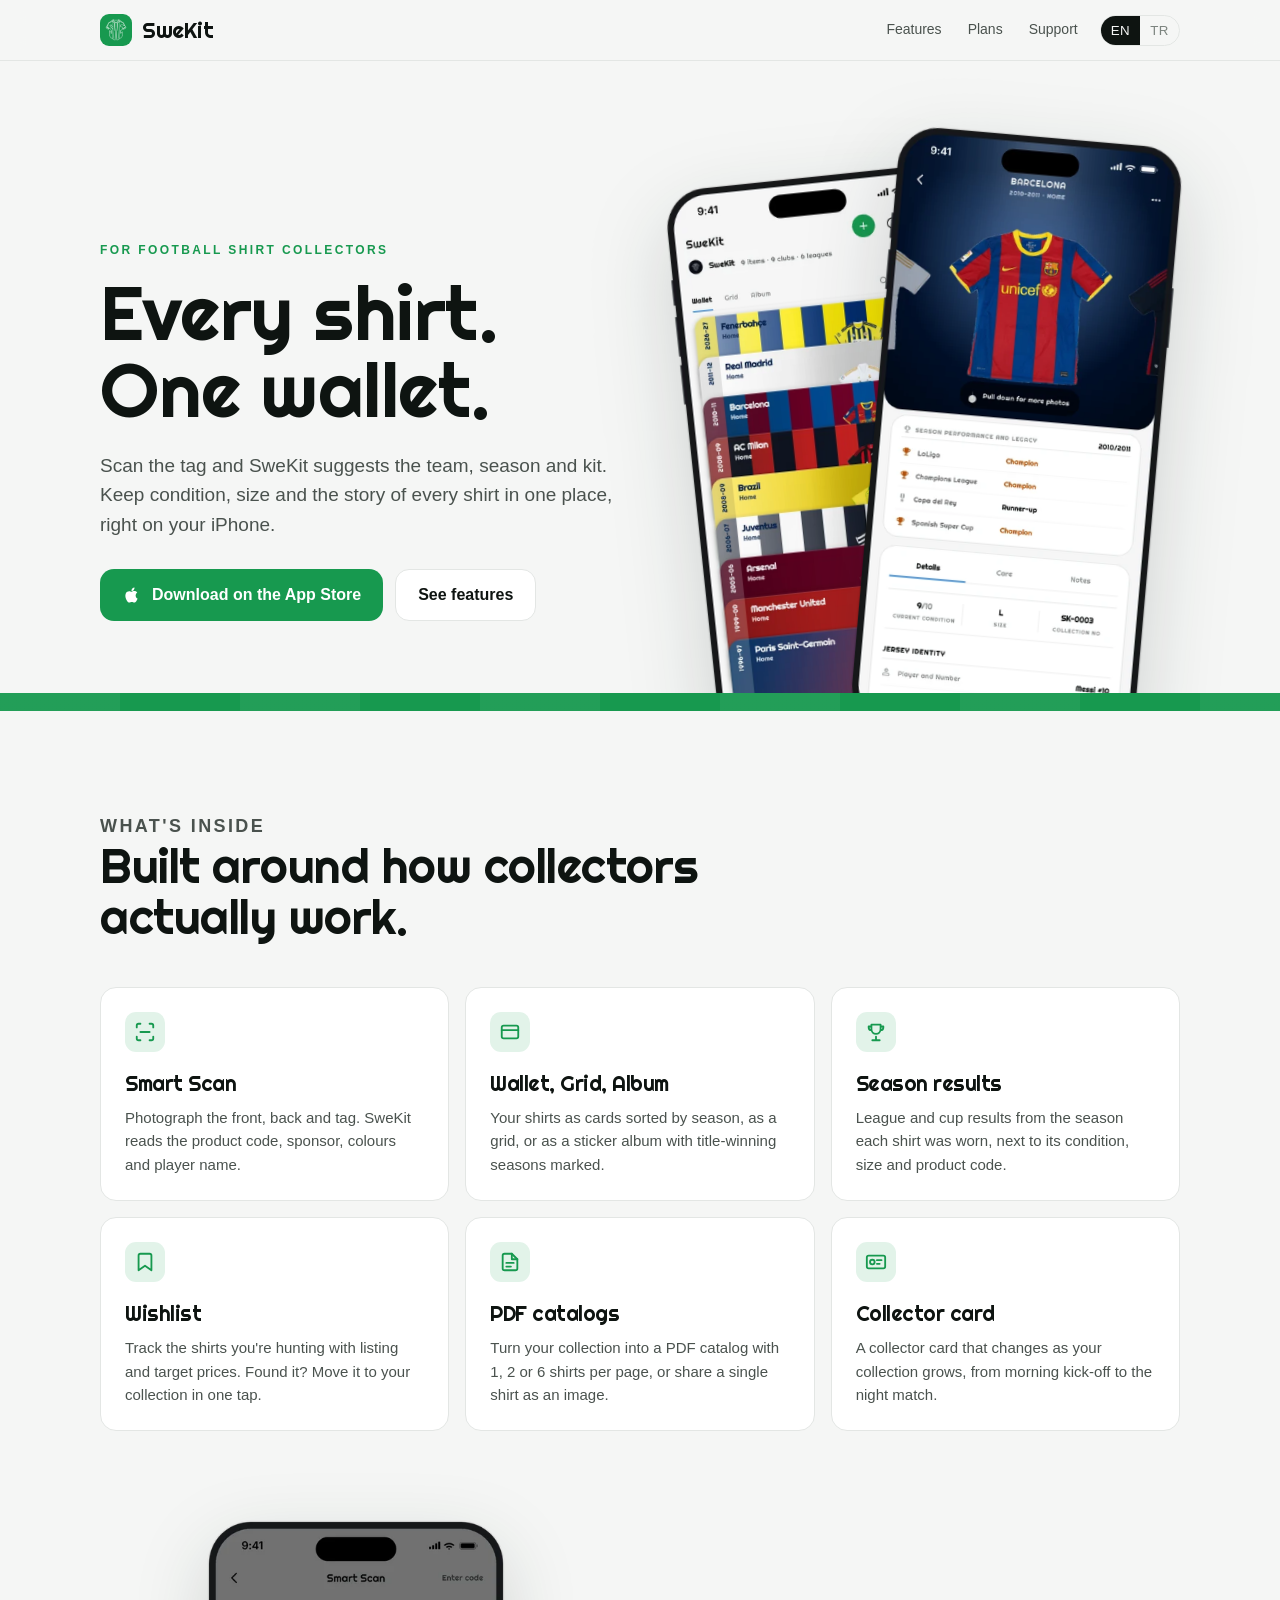
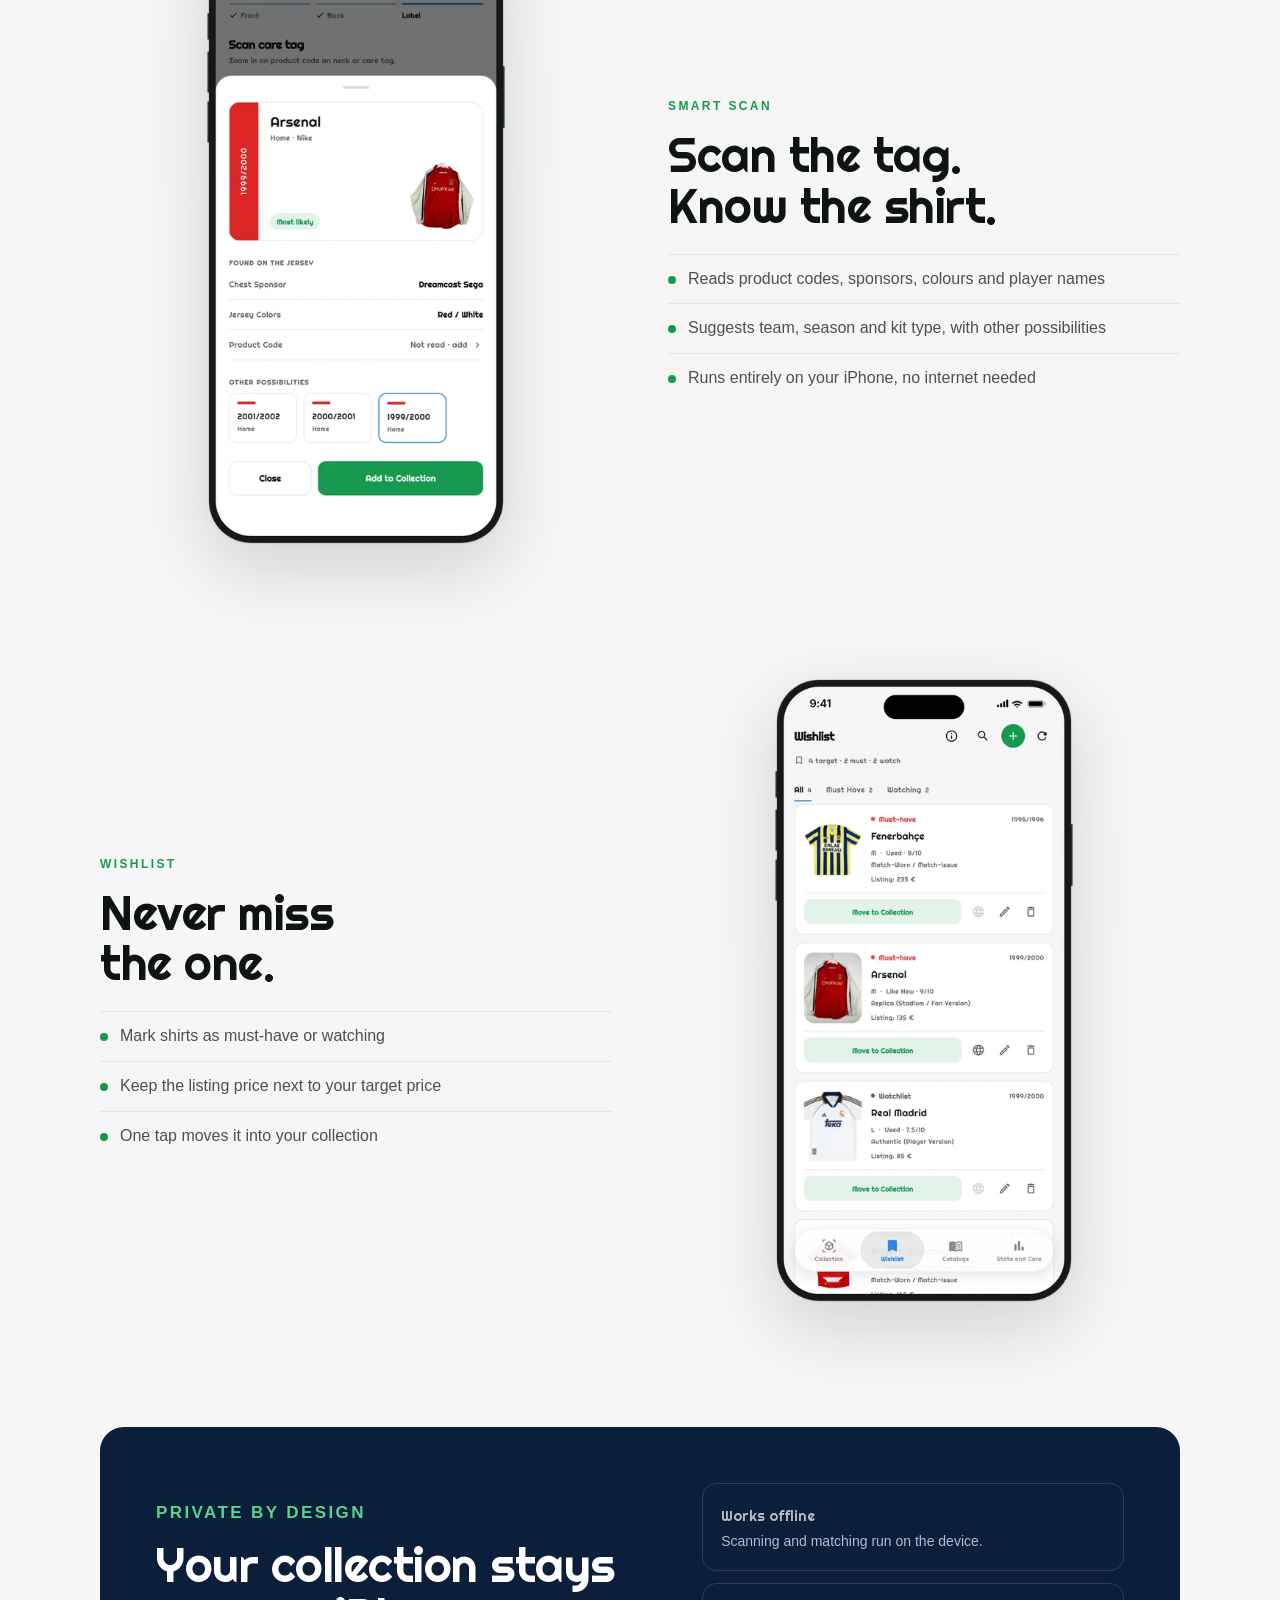
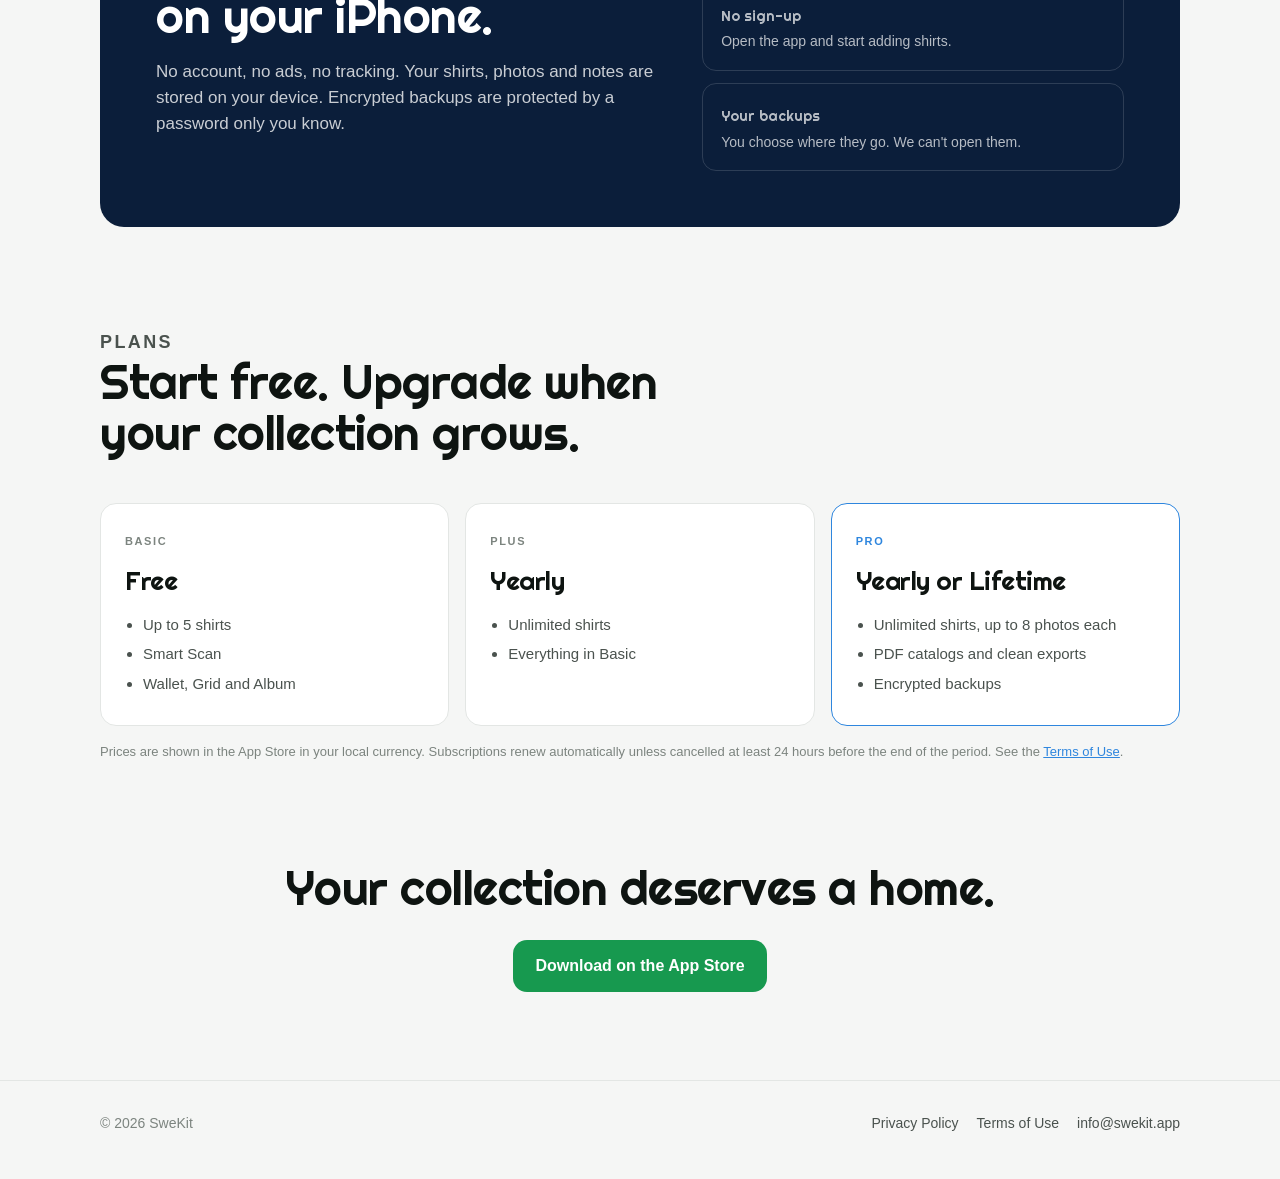
<file: index.html>
<!doctype html>
<html lang="en">
<head>
<meta charset="utf-8">
<meta name="viewport" content="width=device-width, initial-scale=1">
<title>SweKit – Football shirt collection</title>
<meta name="description" content="SweKit is for football shirt collectors. Scan the tag, keep every shirt's season, condition and story on your iPhone. Works offline.">
<meta property="og:title" content="SweKit">
<meta property="og:description" content="Every shirt. One wallet. Scan the tag, works offline.">
<meta property="og:image" content="https://swekit.app/assets/wallet.webp">
<meta name="theme-color" content="#17994F">
<link rel="icon" href="assets/swe-logo.PNG">
<link rel="stylesheet" href="assets/style.css">
<script src="assets/lang.js" defer></script>
</head>
<body>

<header class="top">
  <div class="wrap">
    <a class="brand" href="./">
      <span class="brand-mark"><img src="assets/swe-logo.PNG" alt=""></span>
      <span class="brand-name">SweKit</span>
    </a>
    <nav>
      <a class="hide-sm" href="#features"><span data-l="en">Features</span><span data-l="tr">Özellikler</span></a>
      <a class="hide-sm" href="#plans"><span data-l="en">Plans</span><span data-l="tr">Planlar</span></a>
      <a href="mailto:info@swekit.app"><span data-l="en">Support</span><span data-l="tr">Destek</span></a>
      <span class="lang" role="group" aria-label="Language">
        <button type="button" data-set="en" aria-pressed="true">EN</button>
        <button type="button" data-set="tr" aria-pressed="false">TR</button>
      </span>
    </nav>
  </div>
</header>

<main>
  <div class="hero">
    <div class="wrap hero-grid">
      <div>
        <p class="kicker"><span data-l="en">For football shirt collectors</span><span data-l="tr">Forma koleksiyoncuları için</span></p>
        <h1><span data-l="en">Every shirt.<br>One wallet.</span><span data-l="tr">Tüm formaların.<br>Tek cüzdanda.</span></h1>
        <p class="lead">
          <span data-l="en">Scan the tag and SweKit suggests the team, season and kit. Keep condition, size and the story of every shirt in one place, right on your iPhone.</span>
          <span data-l="tr">Etiketi tara, SweKit takımı, sezonu ve forma türünü önersin. Her formanın kondisyonunu, bedenini ve hikâyesini tek yerde, iPhone'unda tut.</span>
        </p>
        <div class="cta">
          <a class="btn btn-primary" href="https://apps.apple.com/app/id6821713458">
            <svg viewBox="0 0 24 24" fill="currentColor" aria-hidden="true"><path d="M16.37 12.6c-.02-2.3 1.88-3.4 1.96-3.46-1.07-1.56-2.73-1.78-3.32-1.8-1.41-.14-2.76.83-3.48.83-.72 0-1.82-.81-3-.79-1.54.02-2.96.9-3.76 2.27-1.6 2.78-.41 6.9 1.15 9.16.76 1.1 1.67 2.34 2.86 2.3 1.15-.05 1.58-.74 2.97-.74 1.38 0 1.77.74 2.98.72 1.23-.02 2.01-1.12 2.76-2.23.87-1.28 1.23-2.52 1.25-2.58-.03-.01-2.4-.92-2.42-3.66ZM14.1 5.86c.63-.77 1.06-1.83.94-2.89-.91.04-2.01.61-2.66 1.37-.58.67-1.1 1.76-.96 2.8 1.02.08 2.05-.52 2.68-1.28Z"/></svg>
            <span data-l="en">Download on the App Store</span><span data-l="tr">App Store'dan indir</span>
          </a>
          <a class="btn btn-ghost" href="#features"><span data-l="en">See features</span><span data-l="tr">Özellikleri gör</span></a>
        </div>
      </div>
      <div class="hero-phones" aria-hidden="true">
        <img class="p1" src="assets/wallet.webp" alt="">
        <img class="p2" src="assets/detail.webp" alt="">
      </div>
    </div>
  </div>
  <div class="band"></div>

  <section id="features">
    <div class="wrap">
      <div class="section-head">
        <p class="kicker"><span data-l="en">What's inside</span><span data-l="tr">Neler var</span></p>
        <h2><span data-l="en">Built around how collectors actually work.</span><span data-l="tr">Koleksiyoncunun gerçekten ihtiyaç duyduğu şeyler.</span></h2>
      </div>
      <div class="features">
        <div class="feature">
          <div class="ico"><svg viewBox="0 0 24 24" fill="none" stroke="currentColor" stroke-width="2" stroke-linecap="round" stroke-linejoin="round"><path d="M3 7V5a2 2 0 0 1 2-2h2M17 3h2a2 2 0 0 1 2 2v2M21 17v2a2 2 0 0 1-2 2h-2M7 21H5a2 2 0 0 1-2-2v-2M7 12h10"/></svg></div>
          <h3><span data-l="en">Smart Scan</span><span data-l="tr">Akıllı Tara</span></h3>
          <p><span data-l="en">Photograph the front, back and tag. SweKit reads the product code, sponsor, colours and player name.</span><span data-l="tr">Ön, arka ve etiketin fotoğrafını çek. SweKit ürün kodunu, sponsoru, renkleri ve oyuncu adını okur.</span></p>
        </div>
        <div class="feature">
          <div class="ico"><svg viewBox="0 0 24 24" fill="none" stroke="currentColor" stroke-width="2" stroke-linecap="round" stroke-linejoin="round"><rect x="3" y="5" width="18" height="14" rx="2"/><path d="M3 10h18"/></svg></div>
          <h3><span data-l="en">Wallet, Grid, Album</span><span data-l="tr">Cüzdan, Izgara, Albüm</span></h3>
          <p><span data-l="en">Your shirts as cards sorted by season, as a grid, or as a sticker album with title-winning seasons marked.</span><span data-l="tr">Formaların sezona göre kartlar hâlinde, ızgarada ya da şampiyonluk sezonları işaretli bir sticker albümünde.</span></p>
        </div>
        <div class="feature">
          <div class="ico"><svg viewBox="0 0 24 24" fill="none" stroke="currentColor" stroke-width="2" stroke-linecap="round" stroke-linejoin="round"><path d="M8 21h8M12 17v4M7 4h10v5a5 5 0 0 1-10 0V4ZM17 6h3v1a3 3 0 0 1-3 3M7 6H4v1a3 3 0 0 0 3 3"/></svg></div>
          <h3><span data-l="en">Season results</span><span data-l="tr">Sezon sonuçları</span></h3>
          <p><span data-l="en">League and cup results from the season each shirt was worn, next to its condition, size and product code.</span><span data-l="tr">Her formanın giyildiği sezonun lig ve kupa sonuçları; kondisyonu, bedeni ve ürün koduyla yan yana.</span></p>
        </div>
        <div class="feature">
          <div class="ico"><svg viewBox="0 0 24 24" fill="none" stroke="currentColor" stroke-width="2" stroke-linecap="round" stroke-linejoin="round"><path d="M19 21 12 16l-7 5V5a2 2 0 0 1 2-2h10a2 2 0 0 1 2 2Z"/></svg></div>
          <h3><span data-l="en">Wishlist</span><span data-l="tr">İstek listesi</span></h3>
          <p><span data-l="en">Track the shirts you're hunting with listing and target prices. Found it? Move it to your collection in one tap.</span><span data-l="tr">Peşinde olduğun formaları ilan ve hedef fiyatıyla takip et. Bulduğunda tek dokunuşla koleksiyona taşı.</span></p>
        </div>
        <div class="feature">
          <div class="ico"><svg viewBox="0 0 24 24" fill="none" stroke="currentColor" stroke-width="2" stroke-linecap="round" stroke-linejoin="round"><path d="M14 3H6a2 2 0 0 0-2 2v14a2 2 0 0 0 2 2h12a2 2 0 0 0 2-2V9Z"/><path d="M14 3v6h6M8 13h8M8 17h5"/></svg></div>
          <h3><span data-l="en">PDF catalogs</span><span data-l="tr">PDF katalog</span></h3>
          <p><span data-l="en">Turn your collection into a PDF catalog with 1, 2 or 6 shirts per page, or share a single shirt as an image.</span><span data-l="tr">Koleksiyonundan sayfa başına 1, 2 ya da 6 formalı PDF katalog çıkar ya da tek bir formayı görsel olarak paylaş.</span></p>
        </div>
        <div class="feature">
          <div class="ico"><svg viewBox="0 0 24 24" fill="none" stroke="currentColor" stroke-width="2" stroke-linecap="round" stroke-linejoin="round"><rect x="2" y="5" width="20" height="14" rx="2"/><circle cx="8" cy="12" r="2.5"/><path d="M13 10h5M13 14h3"/></svg></div>
          <h3><span data-l="en">Collector card</span><span data-l="tr">Koleksiyoner kartı</span></h3>
          <p><span data-l="en">A collector card that changes as your collection grows, from morning kick-off to the night match.</span><span data-l="tr">Koleksiyonun büyüdükçe değişen bir koleksiyoner kartı: sabah maçından gece maçına.</span></p>
        </div>
      </div>
    </div>
  </section>

  <section style="padding-top:0">
    <div class="wrap">
      <div class="split">
        <div class="split-media"><img src="assets/scan.webp" alt="Smart Scan result screen"></div>
        <div>
          <p class="kicker"><span data-l="en">Smart Scan</span><span data-l="tr">Akıllı Tara</span></p>
          <h2><span data-l="en">Scan the tag.<br>Know the shirt.</span><span data-l="tr">Etiketi tara.<br>Formayı tanı.</span></h2>
          <ul>
            <li><span data-l="en">Reads product codes, sponsors, colours and player names</span><span data-l="tr">Ürün kodunu, sponsoru, renkleri ve oyuncu adını okur</span></li>
            <li><span data-l="en">Suggests team, season and kit type, with other possibilities</span><span data-l="tr">Takımı, sezonu ve forma türünü önerir; diğer olasılıkları da gösterir</span></li>
            <li><span data-l="en">Runs entirely on your iPhone, no internet needed</span><span data-l="tr">Tamamen iPhone'unda çalışır, internet gerekmez</span></li>
          </ul>
        </div>
      </div>
      <div class="split rev">
        <div class="split-media"><img src="assets/wishlist.webp" alt="Wishlist screen"></div>
        <div>
          <p class="kicker"><span data-l="en">Wishlist</span><span data-l="tr">İstek listesi</span></p>
          <h2><span data-l="en">Never miss<br>the one.</span><span data-l="tr">Aradığın formayı<br>kaçırma.</span></h2>
          <ul>
            <li><span data-l="en">Mark shirts as must-have or watching</span><span data-l="tr">Formaları "mutlaka bul" ya da "takipte" olarak işaretle</span></li>
            <li><span data-l="en">Keep the listing price next to your target price</span><span data-l="tr">İlan fiyatını hedef fiyatınla yan yana tut</span></li>
            <li><span data-l="en">One tap moves it into your collection</span><span data-l="tr">Tek dokunuşla koleksiyonuna taşı</span></li>
          </ul>
        </div>
      </div>
    </div>
  </section>

  <section style="padding-top:0">
    <div class="wrap">
      <div class="private">
        <div>
          <p class="kicker" style="color:#5BD38E"><span data-l="en">Private by design</span><span data-l="tr">Gizlilik baştan</span></p>
          <h2><span data-l="en">Your collection stays on your iPhone.</span><span data-l="tr">Koleksiyonun iPhone'unda kalır.</span></h2>
          <p><span data-l="en">No account, no ads, no tracking. Your shirts, photos and notes are stored on your device. Encrypted backups are protected by a password only you know.</span><span data-l="tr">Hesap yok, reklam yok, takip yok. Formaların, fotoğrafların ve notların cihazında durur. Şifreli yedekler yalnızca senin bildiğin bir parolayla korunur.</span></p>
        </div>
        <div class="facts">
          <div class="fact"><b><span data-l="en">Works offline</span><span data-l="tr">İnternetsiz çalışır</span></b><span><span data-l="en">Scanning and matching run on the device.</span><span data-l="tr">Tarama ve eşleştirme cihazda yapılır.</span></span></div>
          <div class="fact"><b><span data-l="en">No sign-up</span><span data-l="tr">Üyelik yok</span></b><span><span data-l="en">Open the app and start adding shirts.</span><span data-l="tr">Uygulamayı aç, forma eklemeye başla.</span></span></div>
          <div class="fact"><b><span data-l="en">Your backups</span><span data-l="tr">Yedekler senin</span></b><span><span data-l="en">You choose where they go. We can't open them.</span><span data-l="tr">Nereye kaydedileceğini sen seçersin. Biz açamayız.</span></span></div>
        </div>
      </div>
    </div>
  </section>

  <section id="plans" style="padding-top:0">
    <div class="wrap">
      <div class="section-head">
        <p class="kicker"><span data-l="en">Plans</span><span data-l="tr">Planlar</span></p>
        <h2><span data-l="en">Start free. Upgrade when your collection grows.</span><span data-l="tr">Ücretsiz başla. Koleksiyonun büyüyünce yükselt.</span></h2>
      </div>
      <div class="plans">
        <div class="plan">
          <span class="tag">Basic</span>
          <h3><span data-l="en">Free</span><span data-l="tr">Ücretsiz</span></h3>
          <ul>
            <li><span data-l="en">Up to 5 shirts</span><span data-l="tr">5 formaya kadar</span></li>
            <li><span data-l="en">Smart Scan</span><span data-l="tr">Akıllı Tara</span></li>
            <li><span data-l="en">Wallet, Grid and Album</span><span data-l="tr">Cüzdan, Izgara ve Albüm</span></li>
          </ul>
        </div>
        <div class="plan">
          <span class="tag">Plus</span>
          <h3><span data-l="en">Yearly</span><span data-l="tr">Yıllık</span></h3>
          <ul>
            <li><span data-l="en">Unlimited shirts</span><span data-l="tr">Sınırsız forma</span></li>
            <li><span data-l="en">Everything in Basic</span><span data-l="tr">Basic'teki her şey</span></li>
          </ul>
        </div>
        <div class="plan featured">
          <span class="tag">Pro</span>
          <h3><span data-l="en">Yearly or Lifetime</span><span data-l="tr">Yıllık ya da Ömür Boyu</span></h3>
          <ul>
            <li><span data-l="en">Unlimited shirts, up to 8 photos each</span><span data-l="tr">Sınırsız forma, her birine 8 fotoğraf</span></li>
            <li><span data-l="en">PDF catalogs and clean exports</span><span data-l="tr">PDF katalog ve filigransız paylaşım</span></li>
            <li><span data-l="en">Encrypted backups</span><span data-l="tr">Şifreli yedek</span></li>
          </ul>
        </div>
      </div>
      <p class="note">
        <span data-l="en">Prices are shown in the App Store in your local currency. Subscriptions renew automatically unless cancelled at least 24 hours before the end of the period. See the <a href="terms/">Terms of Use</a>.</span>
        <span data-l="tr">Fiyatlar App Store'da kendi para biriminde gösterilir. Abonelikler, dönem bitmeden en az 24 saat önce iptal edilmezse otomatik yenilenir. <a href="terms/">Kullanım Koşulları</a>'na bak.</span>
      </p>
    </div>
  </section>

  <section class="final" style="padding-top:0">
    <div class="wrap">
      <h2><span data-l="en">Your collection deserves a home.</span><span data-l="tr">Koleksiyonun bir yuvayı hak ediyor.</span></h2>
      <a class="btn btn-primary" href="https://apps.apple.com/app/id6821713458">
        <span data-l="en">Download on the App Store</span><span data-l="tr">App Store'dan indir</span>
      </a>
    </div>
  </section>
</main>

<footer>
  <div class="wrap">
    <span>© 2026 SweKit</span>
    <nav>
      <a href="privacy/"><span data-l="en">Privacy Policy</span><span data-l="tr">Gizlilik Politikası</span></a>
      <a href="terms/"><span data-l="en">Terms of Use</span><span data-l="tr">Kullanım Koşulları</span></a>
      <a href="mailto:info@swekit.app">info@swekit.app</a>
    </nav>
  </div>
</footer>

</body>
</html>
</file>
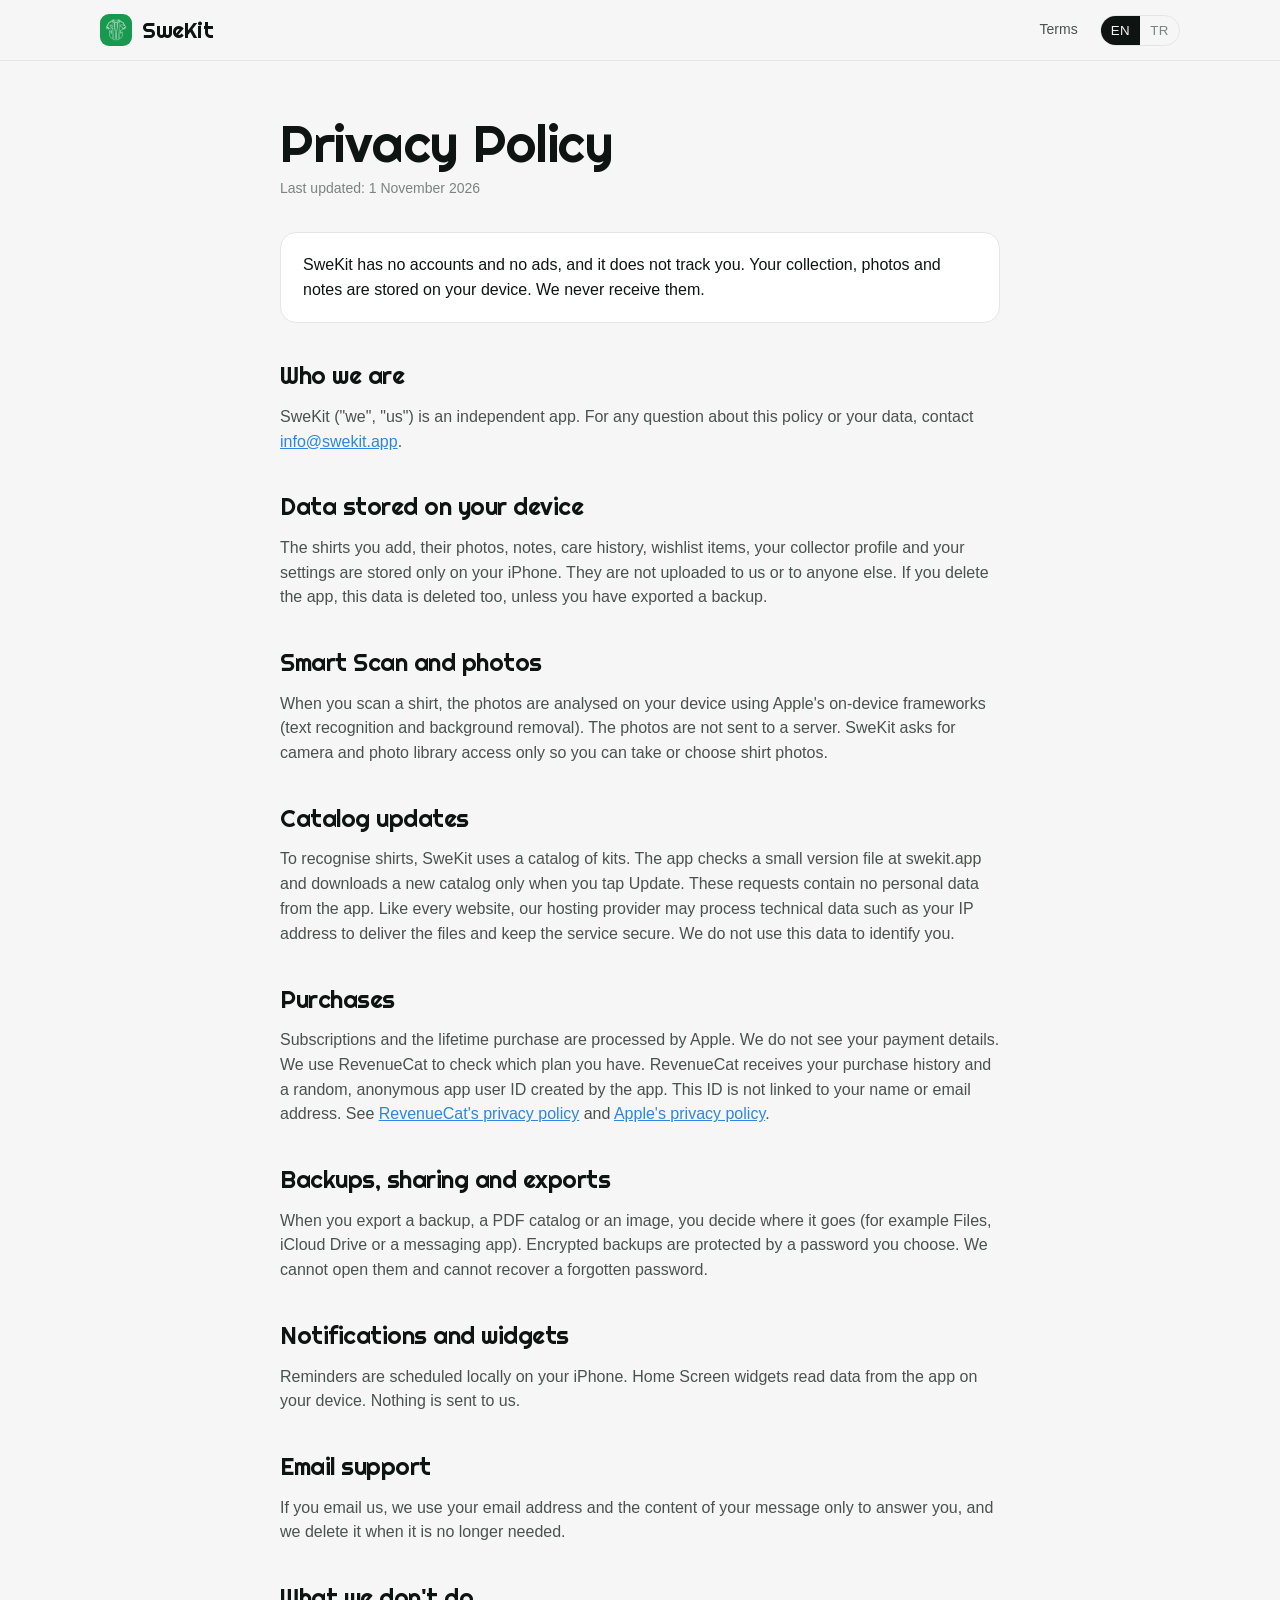
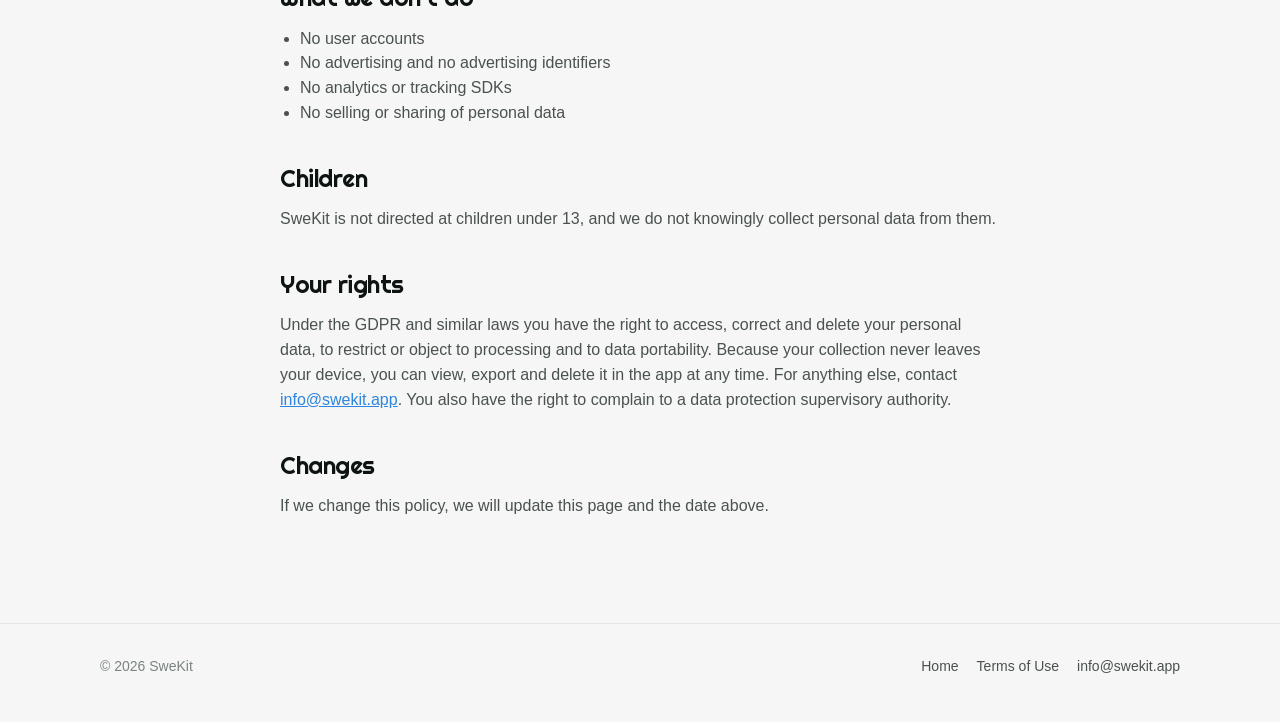
<file: privacy/index.html>
<!doctype html>
<html lang="en">
<head>
<meta charset="utf-8">
<meta name="viewport" content="width=device-width, initial-scale=1">
<title>Privacy Policy – SweKit</title>
<meta name="description" content="How SweKit handles your data. Your collection stays on your device.">
<link rel="icon" href="../assets/swe-logo.PNG">
<link rel="stylesheet" href="../assets/style.css">
<script src="../assets/lang.js" defer></script>
</head>
<body>

<header class="top">
  <div class="wrap">
    <a class="brand" href="../">
      <span class="brand-mark"><img src="../assets/swe-logo.PNG" alt=""></span>
      <span class="brand-name">SweKit</span>
    </a>
    <nav>
      <a href="../terms/"><span data-l="en">Terms</span><span data-l="tr">Koşullar</span></a>
      <span class="lang" role="group" aria-label="Language">
        <button type="button" data-set="en" aria-pressed="true">EN</button>
        <button type="button" data-set="tr" aria-pressed="false">TR</button>
      </span>
    </nav>
  </div>
</header>

<main class="legal">

<article data-l="en">
  <h1>Privacy Policy</h1>
  <p class="updated">Last updated: 1 November 2026</p>

  <div class="summary">
    <p>SweKit has no accounts and no ads, and it does not track you. Your collection, photos and notes are stored on your device. We never receive them.</p>
  </div>

  <h2>Who we are</h2>
  <p>SweKit ("we", "us") is an independent app. For any question about this policy or your data, contact <a href="mailto:info@swekit.app">info@swekit.app</a>.</p>

  <h2>Data stored on your device</h2>
  <p>The shirts you add, their photos, notes, care history, wishlist items, your collector profile and your settings are stored only on your iPhone. They are not uploaded to us or to anyone else. If you delete the app, this data is deleted too, unless you have exported a backup.</p>

  <h2>Smart Scan and photos</h2>
  <p>When you scan a shirt, the photos are analysed on your device using Apple's on-device frameworks (text recognition and background removal). The photos are not sent to a server. SweKit asks for camera and photo library access only so you can take or choose shirt photos.</p>

  <h2>Catalog updates</h2>
  <p>To recognise shirts, SweKit uses a catalog of kits. The app checks a small version file at swekit.app and downloads a new catalog only when you tap Update. These requests contain no personal data from the app. Like every website, our hosting provider may process technical data such as your IP address to deliver the files and keep the service secure. We do not use this data to identify you.</p>

  <h2>Purchases</h2>
  <p>Subscriptions and the lifetime purchase are processed by Apple. We do not see your payment details. We use RevenueCat to check which plan you have. RevenueCat receives your purchase history and a random, anonymous app user ID created by the app. This ID is not linked to your name or email address. See <a href="https://www.revenuecat.com/privacy">RevenueCat's privacy policy</a> and <a href="https://www.apple.com/legal/privacy/">Apple's privacy policy</a>.</p>

  <h2>Backups, sharing and exports</h2>
  <p>When you export a backup, a PDF catalog or an image, you decide where it goes (for example Files, iCloud Drive or a messaging app). Encrypted backups are protected by a password you choose. We cannot open them and cannot recover a forgotten password.</p>

  <h2>Notifications and widgets</h2>
  <p>Reminders are scheduled locally on your iPhone. Home Screen widgets read data from the app on your device. Nothing is sent to us.</p>

  <h2>Email support</h2>
  <p>If you email us, we use your email address and the content of your message only to answer you, and we delete it when it is no longer needed.</p>

  <h2>What we don't do</h2>
  <ul>
    <li>No user accounts</li>
    <li>No advertising and no advertising identifiers</li>
    <li>No analytics or tracking SDKs</li>
    <li>No selling or sharing of personal data</li>
  </ul>

  <h2>Children</h2>
  <p>SweKit is not directed at children under 13, and we do not knowingly collect personal data from them.</p>

  <h2>Your rights</h2>
  <p>Under the GDPR and similar laws you have the right to access, correct and delete your personal data, to restrict or object to processing and to data portability. Because your collection never leaves your device, you can view, export and delete it in the app at any time. For anything else, contact <a href="mailto:info@swekit.app">info@swekit.app</a>. You also have the right to complain to a data protection supervisory authority.</p>

  <h2>Changes</h2>
  <p>If we change this policy, we will update this page and the date above.</p>
</article>

<article data-l="tr">
  <h1>Gizlilik Politikası</h1>
  <p class="updated">Son güncelleme: 1 Kasım 2026</p>

  <div class="summary">
    <p>SweKit'te hesap yok, reklam yok ve seni takip etmiyoruz. Koleksiyonun, fotoğrafların ve notların cihazında saklanır. Bunlar bize hiçbir zaman ulaşmaz.</p>
  </div>

  <h2>Biz kimiz</h2>
  <p>SweKit ("biz") bağımsız bir uygulamadır. Bu politika ya da verilerinle ilgili her soru için <a href="mailto:info@swekit.app">info@swekit.app</a> adresine yazabilirsin.</p>

  <h2>Cihazında saklanan veriler</h2>
  <p>Eklediğin formalar, fotoğrafları, notlar, bakım geçmişi, istek listesi, koleksiyoner profilin ve ayarların yalnızca iPhone'unda saklanır. Bize ya da başka birine yüklenmez. Uygulamayı silersen, yedek almadıysan bu veriler de silinir.</p>

  <h2>Akıllı Tara ve fotoğraflar</h2>
  <p>Bir formayı taradığında fotoğraflar, Apple'ın cihaz üzerinde çalışan araçlarıyla (metin tanıma ve arka plan kaldırma) cihazında incelenir. Fotoğraflar bir sunucuya gönderilmez. SweKit kamera ve fotoğraf arşivi iznini yalnızca forma fotoğrafı çekebilmen ya da seçebilmen için ister.</p>

  <h2>Katalog güncellemeleri</h2>
  <p>SweKit formaları tanımak için bir forma kataloğu kullanır. Uygulama swekit.app adresindeki küçük bir sürüm dosyasına bakar; yeni kataloğu yalnızca sen Güncelle'ye bastığında indirir. Bu isteklerde uygulamadan kişisel veri gönderilmez. Her web sitesinde olduğu gibi barındırma sağlayıcımız dosyaları iletmek ve hizmeti güvende tutmak için IP adresi gibi teknik verileri işleyebilir. Bu verileri seni tanımak için kullanmayız.</p>

  <h2>Satın almalar</h2>
  <p>Abonelikler ve ömür boyu satın alma Apple tarafından işlenir; ödeme bilgilerini görmeyiz. Hangi planda olduğunu kontrol etmek için RevenueCat kullanırız. RevenueCat satın alma geçmişini ve uygulamanın oluşturduğu rastgele, anonim bir kullanıcı kimliğini alır. Bu kimlik adınla ya da e-posta adresinle ilişkilendirilmez. Ayrıntılar: <a href="https://www.revenuecat.com/privacy">RevenueCat gizlilik politikası</a> ve <a href="https://www.apple.com/legal/privacy/">Apple gizlilik politikası</a>.</p>

  <h2>Yedekler, paylaşım ve dışa aktarma</h2>
  <p>Bir yedeği, PDF kataloğu ya da görseli dışa aktardığında nereye gideceğine sen karar verirsin (örneğin Dosyalar, iCloud Drive ya da bir mesajlaşma uygulaması). Şifreli yedekler senin belirlediğin bir parolayla korunur. Bunları açamayız ve unutulan parolayı kurtaramayız.</p>

  <h2>Bildirimler ve widget'lar</h2>
  <p>Hatırlatmalar iPhone'unda yerel olarak planlanır. Ana ekran widget'ları verileri cihazındaki uygulamadan okur. Bize hiçbir şey gönderilmez.</p>

  <h2>E-posta desteği</h2>
  <p>Bize e-posta gönderirsen e-posta adresini ve mesajını yalnızca sana yanıt vermek için kullanırız ve artık gerekmediğinde sileriz.</p>

  <h2>Yapmadıklarımız</h2>
  <ul>
    <li>Kullanıcı hesabı yok</li>
    <li>Reklam ve reklam kimliği yok</li>
    <li>Analiz ya da takip araçları yok</li>
    <li>Kişisel verilerin satışı ya da paylaşımı yok</li>
  </ul>

  <h2>Çocuklar</h2>
  <p>SweKit 13 yaşın altındaki çocuklara yönelik değildir ve bilerek onlardan kişisel veri toplamayız.</p>

  <h2>Hakların</h2>
  <p>KVKK, GDPR ve benzeri yasalar kapsamında kişisel verilerine erişme, düzeltme, silme, işlemeyi kısıtlama ya da itiraz etme ve veri taşınabilirliği hakların vardır. Koleksiyonun cihazından hiç çıkmadığı için onu uygulamada istediğin zaman görebilir, dışa aktarabilir ve silebilirsin. Diğer her şey için <a href="mailto:info@swekit.app">info@swekit.app</a> adresine yaz. Bir veri koruma denetim makamına şikâyette bulunma hakkın da vardır.</p>

  <h2>Değişiklikler</h2>
  <p>Bu politikayı değiştirirsek bu sayfayı ve yukarıdaki tarihi güncelleriz.</p>
</article>

</main>

<footer>
  <div class="wrap">
    <span>© 2026 SweKit</span>
    <nav>
      <a href="../"><span data-l="en">Home</span><span data-l="tr">Ana sayfa</span></a>
      <a href="../terms/"><span data-l="en">Terms of Use</span><span data-l="tr">Kullanım Koşulları</span></a>
      <a href="mailto:info@swekit.app">info@swekit.app</a>
    </nav>
  </div>
</footer>

</body>
</html>
</file>
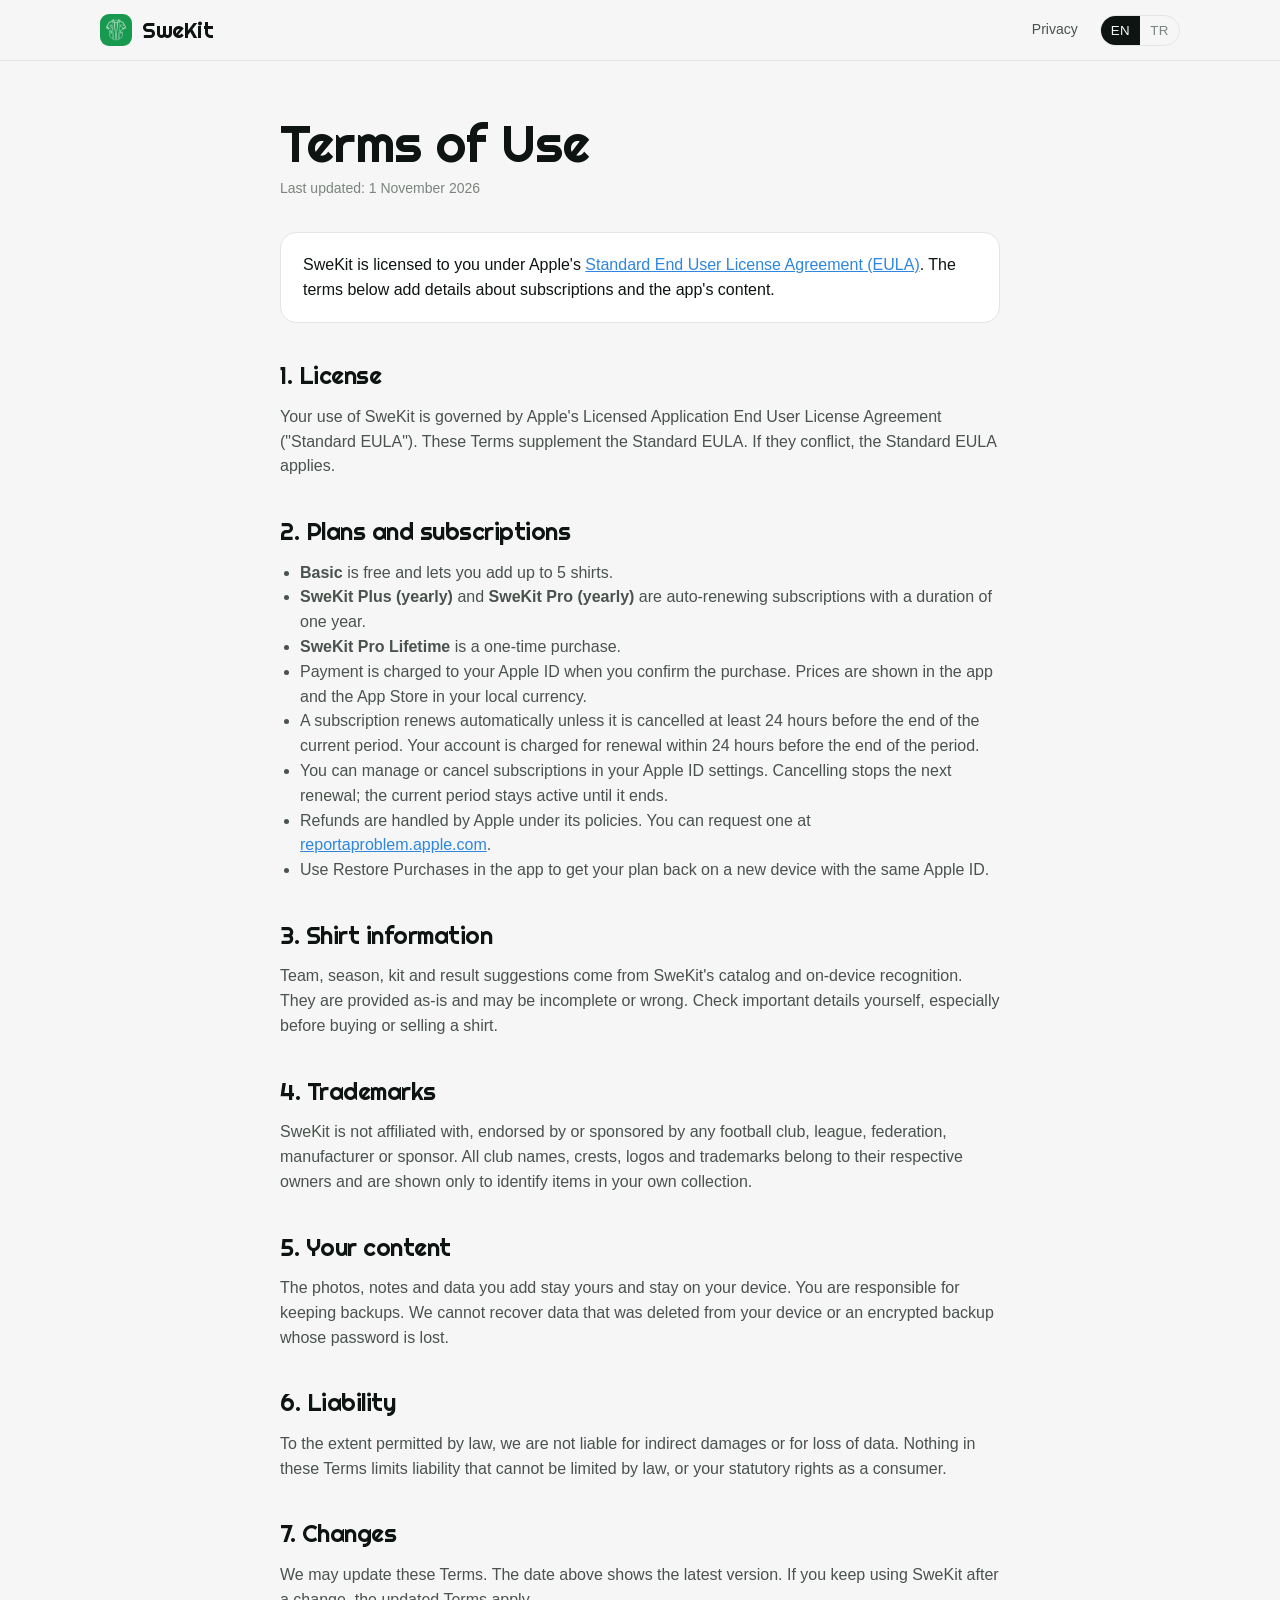
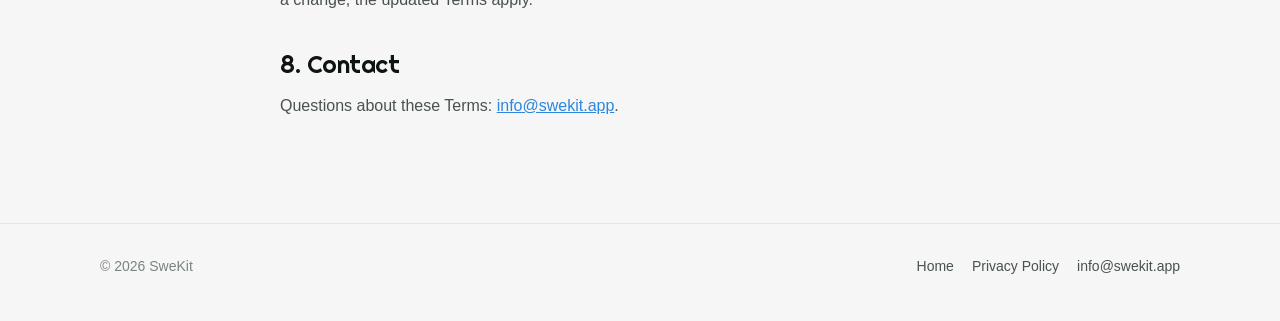
<file: terms/index.html>
<!doctype html>
<html lang="en">
<head>
<meta charset="utf-8">
<meta name="viewport" content="width=device-width, initial-scale=1">
<title>Terms of Use – SweKit</title>
<meta name="description" content="Terms of Use for SweKit, including subscriptions and the Apple Standard EULA.">
<link rel="icon" href="../assets/swe-logo.PNG">
<link rel="stylesheet" href="../assets/style.css">
<script src="../assets/lang.js" defer></script>
</head>
<body>

<header class="top">
  <div class="wrap">
    <a class="brand" href="../">
      <span class="brand-mark"><img src="../assets/swe-logo.PNG" alt=""></span>
      <span class="brand-name">SweKit</span>
    </a>
    <nav>
      <a href="../privacy/"><span data-l="en">Privacy</span><span data-l="tr">Gizlilik</span></a>
      <span class="lang" role="group" aria-label="Language">
        <button type="button" data-set="en" aria-pressed="true">EN</button>
        <button type="button" data-set="tr" aria-pressed="false">TR</button>
      </span>
    </nav>
  </div>
</header>

<main class="legal">

<article data-l="en">
  <h1>Terms of Use</h1>
  <p class="updated">Last updated: 1 November 2026</p>

  <div class="summary">
    <p>SweKit is licensed to you under Apple's <a href="https://www.apple.com/legal/internet-services/itunes/dev/stdeula/">Standard End User License Agreement (EULA)</a>. The terms below add details about subscriptions and the app's content.</p>
  </div>

  <h2>1. License</h2>
  <p>Your use of SweKit is governed by Apple's Licensed Application End User License Agreement ("Standard EULA"). These Terms supplement the Standard EULA. If they conflict, the Standard EULA applies.</p>

  <h2>2. Plans and subscriptions</h2>
  <ul>
    <li><b>Basic</b> is free and lets you add up to 5 shirts.</li>
    <li><b>SweKit Plus (yearly)</b> and <b>SweKit Pro (yearly)</b> are auto-renewing subscriptions with a duration of one year.</li>
    <li><b>SweKit Pro Lifetime</b> is a one-time purchase.</li>
    <li>Payment is charged to your Apple ID when you confirm the purchase. Prices are shown in the app and the App Store in your local currency.</li>
    <li>A subscription renews automatically unless it is cancelled at least 24 hours before the end of the current period. Your account is charged for renewal within 24 hours before the end of the period.</li>
    <li>You can manage or cancel subscriptions in your Apple ID settings. Cancelling stops the next renewal; the current period stays active until it ends.</li>
    <li>Refunds are handled by Apple under its policies. You can request one at <a href="https://reportaproblem.apple.com">reportaproblem.apple.com</a>.</li>
    <li>Use Restore Purchases in the app to get your plan back on a new device with the same Apple ID.</li>
  </ul>

  <h2>3. Shirt information</h2>
  <p>Team, season, kit and result suggestions come from SweKit's catalog and on-device recognition. They are provided as-is and may be incomplete or wrong. Check important details yourself, especially before buying or selling a shirt.</p>

  <h2>4. Trademarks</h2>
  <p>SweKit is not affiliated with, endorsed by or sponsored by any football club, league, federation, manufacturer or sponsor. All club names, crests, logos and trademarks belong to their respective owners and are shown only to identify items in your own collection.</p>

  <h2>5. Your content</h2>
  <p>The photos, notes and data you add stay yours and stay on your device. You are responsible for keeping backups. We cannot recover data that was deleted from your device or an encrypted backup whose password is lost.</p>

  <h2>6. Liability</h2>
  <p>To the extent permitted by law, we are not liable for indirect damages or for loss of data. Nothing in these Terms limits liability that cannot be limited by law, or your statutory rights as a consumer.</p>

  <h2>7. Changes</h2>
  <p>We may update these Terms. The date above shows the latest version. If you keep using SweKit after a change, the updated Terms apply.</p>

  <h2>8. Contact</h2>
  <p>Questions about these Terms: <a href="mailto:info@swekit.app">info@swekit.app</a>.</p>
</article>

<article data-l="tr">
  <h1>Kullanım Koşulları</h1>
  <p class="updated">Son güncelleme: 1 Kasım 2026</p>

  <div class="summary">
    <p>SweKit, Apple'ın <a href="https://www.apple.com/legal/internet-services/itunes/dev/stdeula/">Standart Son Kullanıcı Lisans Sözleşmesi (EULA)</a> kapsamında lisanslanır. Aşağıdaki koşullar abonelikler ve uygulama içeriği hakkında ayrıntı ekler.</p>
  </div>

  <h2>1. Lisans</h2>
  <p>SweKit'i kullanımın Apple'ın Lisanslı Uygulama Son Kullanıcı Lisans Sözleşmesi'ne ("Standart EULA") tabidir. Bu koşullar Standart EULA'yı tamamlar. Çelişki olursa Standart EULA geçerlidir.</p>

  <h2>2. Planlar ve abonelikler</h2>
  <ul>
    <li><b>Basic</b> ücretsizdir ve 5 formaya kadar eklemeni sağlar.</li>
    <li><b>SweKit Plus (yıllık)</b> ve <b>SweKit Pro (yıllık)</b> bir yıl süreli, otomatik yenilenen aboneliklerdir.</li>
    <li><b>SweKit Pro Ömür Boyu</b> tek seferlik bir satın almadır.</li>
    <li>Ödeme, satın almayı onayladığında Apple Kimliğinden alınır. Fiyatlar uygulamada ve App Store'da kendi para biriminde gösterilir.</li>
    <li>Abonelik, mevcut dönemin bitiminden en az 24 saat önce iptal edilmezse otomatik yenilenir. Yenileme ücreti dönem bitmeden önceki 24 saat içinde hesabından alınır.</li>
    <li>Aboneliklerini Apple Kimliği ayarlarından yönetebilir ya da iptal edebilirsin. İptal bir sonraki yenilemeyi durdurur; mevcut dönem sonuna kadar aktif kalır.</li>
    <li>İadeler Apple'ın politikalarına göre Apple tarafından yapılır. <a href="https://reportaproblem.apple.com">reportaproblem.apple.com</a> adresinden talep edebilirsin.</li>
    <li>Aynı Apple Kimliğiyle yeni bir cihazda planını geri almak için uygulamadaki Satın Alımları Geri Yükle'yi kullan.</li>
  </ul>

  <h2>3. Forma bilgileri</h2>
  <p>Takım, sezon, forma türü ve sonuç önerileri SweKit kataloğundan ve cihaz üzerindeki tanımadan gelir. Olduğu gibi sunulur; eksik ya da hatalı olabilir. Önemli ayrıntıları, özellikle forma alıp satmadan önce, kendin kontrol et.</p>

  <h2>4. Markalar</h2>
  <p>SweKit hiçbir futbol kulübü, lig, federasyon, üretici ya da sponsorla bağlantılı değildir; onlar tarafından onaylanmamış ya da desteklenmemiştir. Tüm kulüp adları, armalar, logolar ve markalar sahiplerine aittir ve yalnızca kendi koleksiyonundaki ürünleri tanımlamak için gösterilir.</p>

  <h2>5. İçeriğin</h2>
  <p>Eklediğin fotoğraflar, notlar ve veriler senindir ve cihazında kalır. Yedek almak senin sorumluluğundadır. Cihazından silinen verileri ya da parolası unutulan şifreli bir yedeği kurtaramayız.</p>

  <h2>6. Sorumluluk</h2>
  <p>Yasaların izin verdiği ölçüde dolaylı zararlardan ya da veri kaybından sorumlu değiliz. Bu koşullardaki hiçbir şey yasayla sınırlandırılamayan sorumluluğu ya da tüketici olarak yasal haklarını sınırlamaz.</p>

  <h2>7. Değişiklikler</h2>
  <p>Bu koşulları güncelleyebiliriz. Yukarıdaki tarih en son sürümü gösterir. Bir değişiklikten sonra SweKit'i kullanmaya devam edersen güncel koşullar geçerli olur.</p>

  <h2>8. İletişim</h2>
  <p>Bu koşullarla ilgili sorular için: <a href="mailto:info@swekit.app">info@swekit.app</a>.</p>
</article>

</main>

<footer>
  <div class="wrap">
    <span>© 2026 SweKit</span>
    <nav>
      <a href="../"><span data-l="en">Home</span><span data-l="tr">Ana sayfa</span></a>
      <a href="../privacy/"><span data-l="en">Privacy Policy</span><span data-l="tr">Gizlilik Politikası</span></a>
      <a href="mailto:info@swekit.app">info@swekit.app</a>
    </nav>
  </div>
</footer>

</body>
</html>
</file>
<file: assets/style.css>
@font-face {
  font-family: "Righteous";
  src: url("Righteous-Regular.ttf") format("truetype");
  font-display: swap;
}

:root {
  --paper: #F5F6F5;
  --card: #FFFFFF;
  --ink: #0E1411;
  --ink-2: #4A524E;
  --muted: #7C847F;
  --line: #E3E6E4;
  --pitch: #17994F;
  --pitch-dark: #12803F;
  --sky: #2E86DE;
  --navy: #0B1E3A;
  --radius: 16px;
  --max: 1120px;
}

@media (prefers-color-scheme: dark) {
  :root:not([data-theme="light"]) {
    --paper: #0F1311;
    --card: #171C19;
    --ink: #EEF2EF;
    --ink-2: #B5BDB8;
    --muted: #8A938E;
    --line: #262D29;
    --pitch: #2DBE6C;
    --pitch-dark: #25A35B;
    --sky: #5AA8F0;
  }
}

* { box-sizing: border-box; }
html { -webkit-text-size-adjust: 100%; }
body {
  margin: 0;
  background: var(--paper);
  color: var(--ink);
  font: 16px/1.55 -apple-system, BlinkMacSystemFont, "SF Pro Text", "Helvetica Neue", Arial, sans-serif;
}
a { color: var(--sky); }
img { max-width: 100%; display: block; }

/* language toggle: every text exists in both languages */
html[lang="tr"] [data-l="en"], html[lang="en"] [data-l="tr"] { display: none !important; }

.wrap { max-width: var(--max); margin: 0 auto; padding: 0 20px; }

/* header */
.top {
  position: sticky; top: 0; z-index: 10;
  background: color-mix(in srgb, var(--paper) 88%, transparent);
  backdrop-filter: saturate(160%) blur(12px);
  -webkit-backdrop-filter: saturate(160%) blur(12px);
  border-bottom: 1px solid var(--line);
}
.top .wrap { display: flex; align-items: center; justify-content: space-between; height: 60px; }
.brand { display: flex; align-items: center; gap: 10px; text-decoration: none; color: var(--ink); }
.brand-mark {
  width: 32px; height: 32px; border-radius: 9px; background: var(--pitch);
  display: grid; place-items: center;
}
.brand-mark img { width: 22px; height: 22px; }
.brand-name { font-family: "Righteous", sans-serif; font-size: 22px; letter-spacing: -0.3px; }
.top nav { display: flex; align-items: center; gap: 6px; }
.top nav a { color: var(--ink-2); text-decoration: none; font-size: 14px; font-weight: 500; padding: 8px 10px; border-radius: 8px; }
.top nav a:hover { color: var(--ink); }
.lang {
  display: inline-flex; border: 1px solid var(--line); border-radius: 999px; overflow: hidden; margin-left: 6px;
}
.lang button {
  border: 0; background: transparent; color: var(--muted); font: 600 12px/1 inherit;
  padding: 7px 10px; cursor: pointer; letter-spacing: .5px;
}
.lang button[aria-pressed="true"] { background: var(--ink); color: var(--paper); }

/* buttons */
.btn {
  display: inline-flex; align-items: center; gap: 10px; height: 52px; padding: 0 22px;
  border-radius: 14px; font-weight: 600; font-size: 16px; text-decoration: none;
}
.btn-primary { background: var(--pitch); color: #fff; }
.btn-primary:hover { background: var(--pitch-dark); }
.btn-ghost { color: var(--ink); border: 1px solid var(--line); background: var(--card); }
.btn svg { width: 20px; height: 20px; }

/* hero */
.hero { padding: 72px 0 0; overflow: hidden; }
.hero-grid { display: grid; grid-template-columns: 1.05fr 1fr; gap: 40px; align-items: end; }
.kicker {
  font-size: 12px; font-weight: 700; letter-spacing: 2.4px; text-transform: uppercase; color: var(--pitch);
  margin: 0 0 14px;
}
h1, h2, h3 { font-family: "Righteous", sans-serif; font-weight: 400; letter-spacing: -0.5px; margin: 0; }
h1 { font-size: clamp(42px, 6.4vw, 76px); line-height: 1.02; }
.lead { font-size: 19px; color: var(--ink-2); max-width: 520px; margin: 22px 0 30px; }
.cta { display: flex; gap: 12px; flex-wrap: wrap; padding-bottom: 72px; }
.hero-phones { position: relative; height: 560px; }
.hero-phones img { position: absolute; bottom: -120px; width: 290px; filter: drop-shadow(0 30px 40px rgba(10, 30, 20, .18)); }
.hero-phones .p1 { left: 4%; transform: rotate(-6deg); }
.hero-phones .p2 { right: 4%; bottom: -80px; transform: rotate(5deg); z-index: 1; }

/* pitch band under hero */
.band {
  background: var(--pitch);
  background-image: repeating-linear-gradient(90deg, rgba(255,255,255,.05) 0 120px, transparent 120px 240px);
  height: 18px;
}

/* sections */
section { padding: 88px 0; }
.section-head { max-width: 640px; margin-bottom: 44px; }
h2 { font-size: clamp(32px, 4.2vw, 48px); line-height: 1.06; }
.section-head p { color: var(--ink-2); font-size: 18px; margin: 14px 0 0; }

.features { display: grid; grid-template-columns: repeat(3, 1fr); gap: 16px; }
.feature {
  background: var(--card); border: 1px solid var(--line); border-radius: var(--radius); padding: 24px;
}
.feature .ico {
  width: 40px; height: 40px; border-radius: 11px; display: grid; place-items: center;
  background: color-mix(in srgb, var(--pitch) 12%, transparent); color: var(--pitch); margin-bottom: 16px;
}
.feature .ico svg { width: 22px; height: 22px; }
.feature h3 { font-size: 21px; margin-bottom: 6px; }
.feature p { margin: 0; color: var(--ink-2); font-size: 15px; }

/* split rows */
.split { display: grid; grid-template-columns: 1fr 1fr; gap: 56px; align-items: center; }
.split + .split { margin-top: 96px; }
.split.rev .split-media { order: 2; }
.split-media { display: flex; justify-content: center; }
.split-media img { width: 300px; filter: drop-shadow(0 24px 36px rgba(10, 30, 20, .16)); }
.split ul { list-style: none; padding: 0; margin: 22px 0 0; }
.split li { padding: 12px 0; border-top: 1px solid var(--line); color: var(--ink-2); display: flex; gap: 12px; }
.split li::before { content: ""; flex: none; width: 8px; height: 8px; border-radius: 50%; background: var(--pitch); margin-top: 9px; }

/* privacy banner */
.private {
  background: var(--navy); color: #fff; border-radius: 24px; padding: 56px; display: grid;
  grid-template-columns: 1.2fr 1fr; gap: 40px; align-items: center;
}
.private h2 { color: #fff; }
.private p { color: rgba(255,255,255,.78); font-size: 17px; }
.private .facts { display: grid; gap: 12px; }
.private .fact { border: 1px solid rgba(255,255,255,.14); border-radius: 14px; padding: 16px 18px; }
.private .fact b { display: block; font-family: "Righteous", sans-serif; font-weight: 400; font-size: 19px; }
.private .fact span { color: rgba(255,255,255,.7); font-size: 14px; }

/* plans */
.plans { display: grid; grid-template-columns: repeat(3, 1fr); gap: 16px; }
.plan { background: var(--card); border: 1px solid var(--line); border-radius: var(--radius); padding: 24px; }
.plan.featured { border-color: var(--sky); border-width: 1.5px; }
.plan .tag { font-size: 11px; font-weight: 700; letter-spacing: 1.6px; text-transform: uppercase; color: var(--muted); }
.plan.featured .tag { color: var(--sky); }
.plan h3 { font-size: 26px; margin: 8px 0 12px; }
.plan ul { margin: 0; padding-left: 18px; color: var(--ink-2); font-size: 15px; }
.plan li { margin: 6px 0; }
.note { color: var(--muted); font-size: 13px; margin-top: 16px; }

/* final cta */
.final { text-align: center; }
.final h2 { margin-bottom: 26px; }

/* footer */
footer { border-top: 1px solid var(--line); padding: 32px 0 44px; color: var(--muted); font-size: 14px; }
footer .wrap { display: flex; justify-content: space-between; gap: 16px; flex-wrap: wrap; }
footer nav { display: flex; gap: 18px; flex-wrap: wrap; }
footer a { color: var(--ink-2); text-decoration: none; }
footer a:hover { color: var(--ink); }

/* legal pages */
.legal { max-width: 760px; margin: 0 auto; padding: 56px 20px 88px; }
.legal h1 { font-size: clamp(36px, 5vw, 52px); margin-bottom: 8px; }
.legal .updated { color: var(--muted); font-size: 14px; margin: 0 0 32px; }
.legal h2 { font-size: 24px; margin: 40px 0 10px; }
.legal p, .legal li { color: var(--ink-2); }
.legal ul { padding-left: 20px; }
.legal .summary {
  background: var(--card); border: 1px solid var(--line); border-radius: var(--radius); padding: 20px 22px; margin-bottom: 8px;
}
.legal .summary p { margin: 0; color: var(--ink); }
.todo { background: #FFF3C4; color: #5A4500; padding: 0 4px; border-radius: 4px; }

@media (max-width: 900px) {
  .hero { padding-top: 44px; }
  .hero-grid, .split, .private { grid-template-columns: 1fr; }
  .split.rev .split-media { order: 0; }
  .hero-phones { height: 420px; }
  .hero-phones img { width: 220px; }
  .features, .plans { grid-template-columns: 1fr; }
  .private { padding: 32px 24px; }
  section { padding: 64px 0; }
  .cta { padding-bottom: 20px; }
}
@media (max-width: 560px) {
  .top nav a.hide-sm { display: none; }
  .hero-phones { height: 360px; }
  .hero-phones img { width: 180px; bottom: -90px; }
  .hero-phones .p2 { bottom: -60px; }
  .split-media img { width: 240px; }
}
</file>
